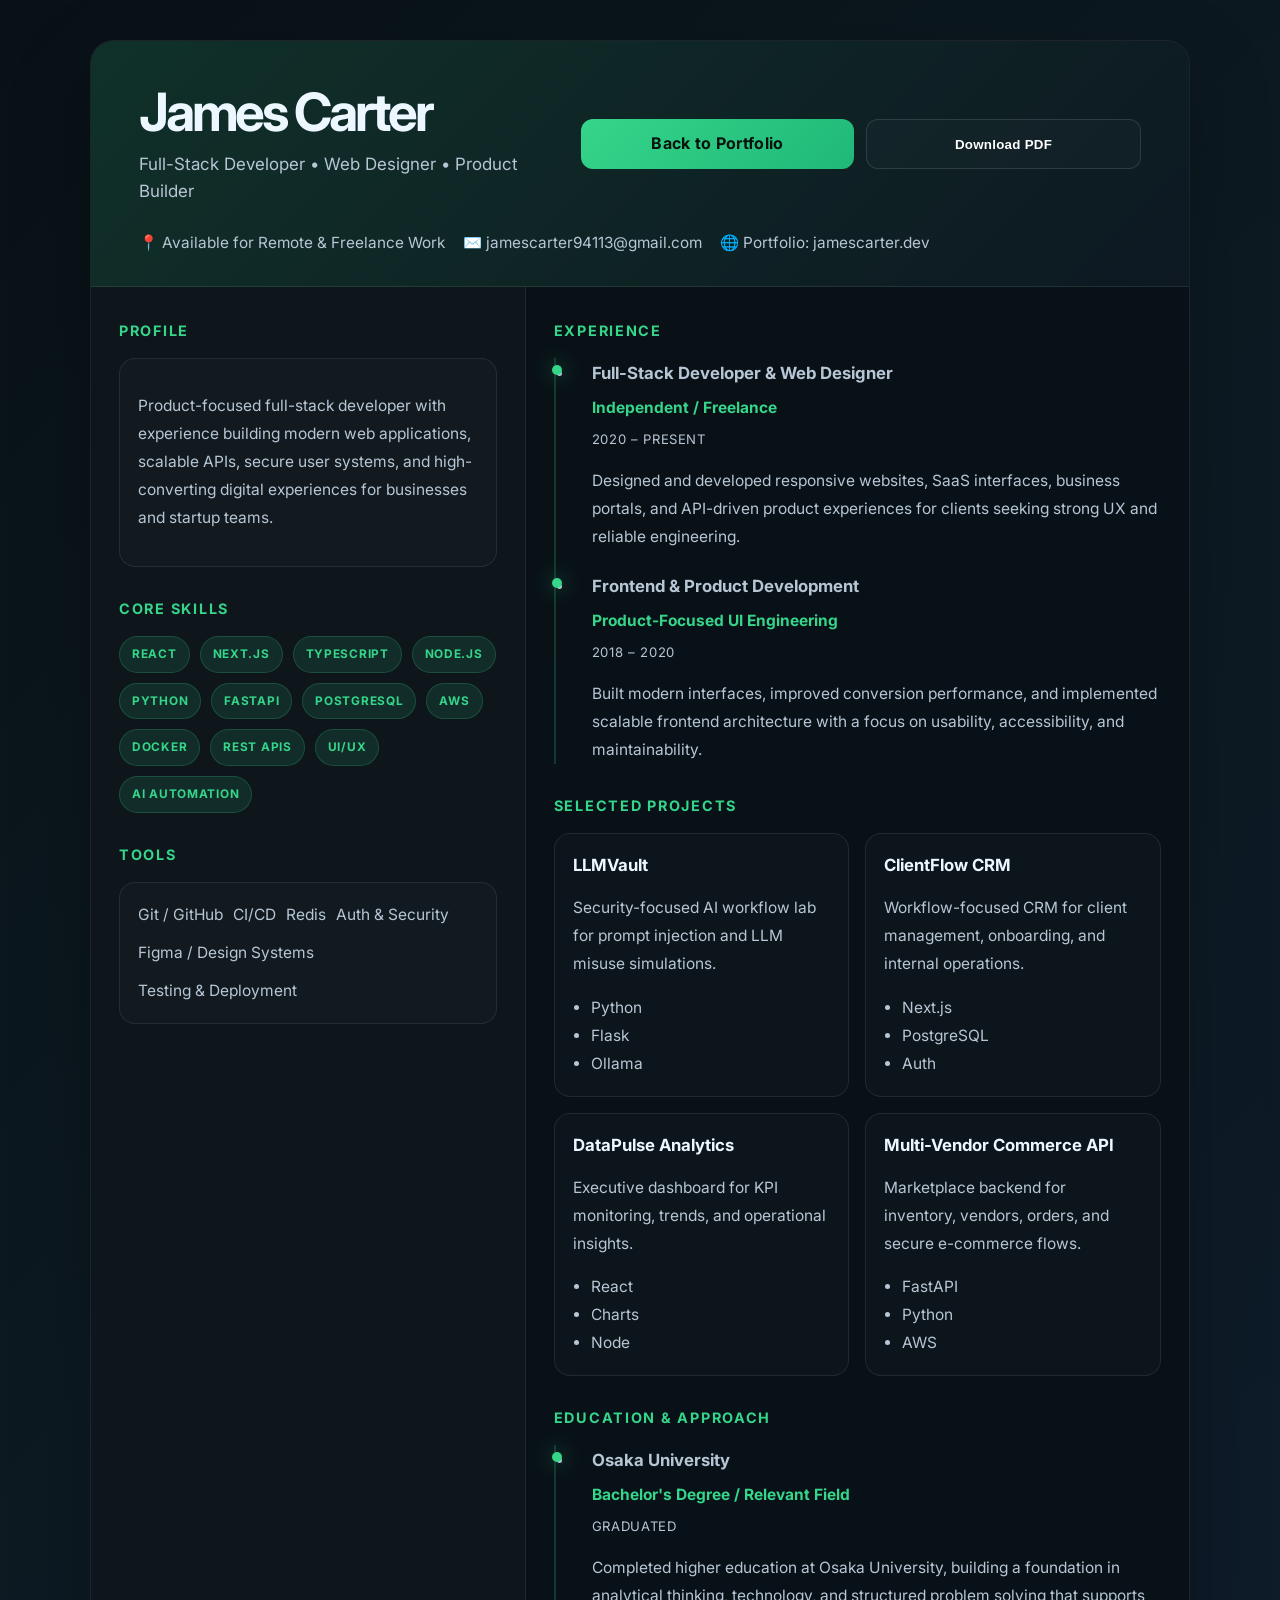
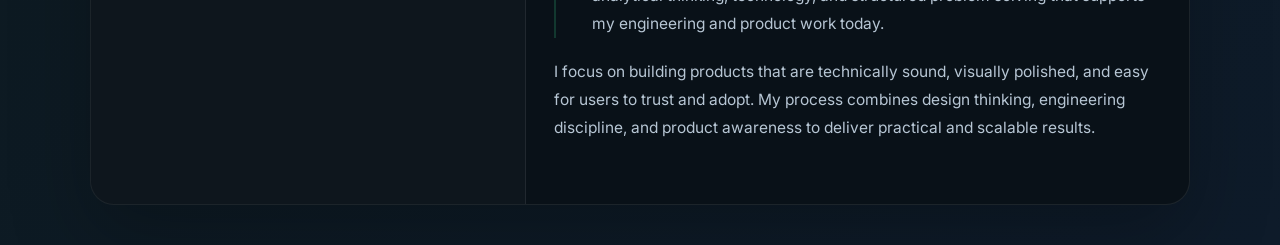
<file: resume.html>
<!DOCTYPE html>
<html lang="en">
<head>
    <meta charset="UTF-8" />
    <meta name="viewport" content="width=device-width, initial-scale=1.0" />
    <title>James Carter | Resume</title>
    <link rel="preconnect" href="https://fonts.googleapis.com">
    <link rel="preconnect" href="https://fonts.gstatic.com" crossorigin>
    <link href="https://fonts.googleapis.com/css2?family=Inter:wght@400;500;600;700;800&display=swap" rel="stylesheet">
    <style>
        :root {
            --bg: #091318;
            --panel: #101d28;
            --panel-soft: #152835;
            --line: rgba(255,255,255,0.08);
            --text: #edf7ff;
            --muted: #b7c6d4;
            --green: #35d58a;
            --green-soft: rgba(53, 213, 138, 0.12);
            --white: #ffffff;
        }

        * { box-sizing: border-box; }

        body {
            margin: 0;
            font-family: 'Inter', sans-serif;
            background: linear-gradient(135deg, #081116, #0d1a22 50%, #0e1b2a);
            color: var(--text);
            line-height: 1.6;
        }

        .page {
            width: calc(100% - 24px);
            max-width: 1100px;
            margin: 12px auto;
            background: rgba(10, 18, 24, 0.94);
            border: 1px solid var(--line);
            border-radius: 18px;
            box-shadow: 0 30px 80px rgba(0,0,0,0.25);
            overflow: hidden;
        }

        .header {
            background: linear-gradient(135deg, rgba(53, 213, 138, 0.16), rgba(16, 29, 40, 0.6));
            border-bottom: 1px solid var(--line);
            padding: 24px clamp(18px, 5vw, 36px);
        }

        .header-top {
            display: flex;
            flex-direction: column;
            align-items: flex-start;
            gap: 16px;
        }

        h1 {
            margin: 0;
            font-size: clamp(2rem, 8vw, 3.3rem);
            letter-spacing: -0.06em;
            line-height: 1.1;
            flex: 1 1 auto;
        }

        .subtitle {
            margin-top: 10px;
            color: var(--muted);
            font-size: clamp(0.9rem, 4vw, 1.06rem);
        }

        .header-actions {
            display: flex;
            flex-wrap: wrap;
            gap: 12px;
            width: 100%;
        }

        .btn {
            display: inline-flex;
            align-items: center;
            justify-content: center;
            gap: 8px;
            flex: 1 1 180px;
            min-width: 0;
            padding: 12px 18px;
            border-radius: 12px;
            text-decoration: none;
            font-weight: 700;
            letter-spacing: 0.02em;
            transition: 0.2s ease;
            white-space: normal;
            text-align: center;
        }

        .btn-primary {
            background: linear-gradient(135deg, #35d58a 0%, #20b878 100%);
            color: #08130d;
        }

        .btn-secondary {
            border: 1px solid rgba(255,255,255,0.12);
            color: var(--white);
            background: rgba(255,255,255,0.02);
        }

        .btn:hover { transform: translateY(-2px); }

        .meta {
            display: flex;
            flex-wrap: wrap;
            gap: 18px;
            margin-top: 26px;
            color: var(--muted);
            font-size: 0.96rem;
        }

        .meta span {
            display: inline-flex;
            align-items: center;
            gap: 8px;
            min-width: 0;
            overflow-wrap: anywhere;
        }

        .content {
            display: grid;
            grid-template-columns: minmax(0, 1fr);
            gap: 0;
        }

        .sidebar {
            background: rgba(255,255,255,0.02);
            border-bottom: 1px solid var(--line);
            padding: 24px clamp(18px, 4vw, 28px);
        }

        .main {
            min-width: 0;
            padding: 24px clamp(18px, 4vw, 28px);
        }

        .section {
            margin-bottom: 30px;
        }

        .section h2 {
            margin: 0 0 16px;
            font-size: 0.9rem;
            letter-spacing: 0.12em;
            text-transform: uppercase;
            color: var(--green);
        }

        .profile-box,
        .card {
            background: rgba(255,255,255,0.02);
            border: 1px solid var(--line);
            border-radius: 16px;
            padding: 18px 18px;
        }

        .profile-box p,
        .card p,
        .card li,
        .main p,
        .main li {
            color: var(--muted);
            line-height: 1.8;
            font-size: 0.97rem;
        }

        .skills-list,
        .list {
            list-style: none;
            padding: 0;
            margin: 0;
            display: flex;
            flex-wrap: wrap;
            gap: 10px;
        }

        .skills-list li {
            background: var(--green-soft);
            color: var(--green);
            border: 1px solid rgba(53, 213, 138, 0.2);
            border-radius: 999px;
            padding: 8px 12px;
            font-size: 0.74rem;
            letter-spacing: 0.06em;
            text-transform: uppercase;
            font-weight: 700;
        }

        .timeline {
            margin: 0;
            padding-left: 18px;
            border-left: 2px solid rgba(53, 213, 138, 0.2);
        }

        .timeline li {
            margin-bottom: 20px;
            padding-left: 18px;
            position: relative;
        }

        .timeline li::before {
            content: "";
            position: absolute;
            left: -22px;
            top: 7px;
            width: 10px;
            height: 10px;
            border-radius: 50%;
            background: var(--green);
            box-shadow: 0 0 20px rgba(53, 213, 138, 0.6);
        }

        .timeline h3 {
            margin: 0 0 6px;
            font-size: 1.05rem;
        }

        .timeline .role {
            display: block;
            margin-bottom: 6px;
            color: var(--green);
            font-weight: 700;
        }

        .timeline .date {
            display: block;
            font-size: 0.82rem;
            letter-spacing: 0.05em;
            text-transform: uppercase;
            color: var(--muted);
            margin-bottom: 8px;
        }

        .project-grid {
            display: grid;
            grid-template-columns: minmax(0, 1fr);
            gap: 16px;
        }

        .project-card {
            background: rgba(255,255,255,0.02);
            border: 1px solid var(--line);
            border-radius: 16px;
            padding: 18px;
        }

        .project-card h3 {
            margin: 0 0 8px;
            font-size: 1.05rem;
        }

        .project-card ul {
            margin: 10px 0 0;
            padding-left: 18px;
            color: var(--muted);
        }

        @media (min-width: 600px) {
            .project-grid {
                grid-template-columns: repeat(2, minmax(0, 1fr));
            }

            .header-actions {
                max-width: 560px;
            }
        }

        @media (min-width: 861px) {
            .content {
                grid-template-columns: minmax(0, 0.95fr) minmax(0, 1.45fr);
            }

            .sidebar {
                border-right: 1px solid var(--line);
                border-bottom: none;
                padding: 32px 28px;
            }

            .main {
                padding: 32px 28px;
            }

            .page {
                width: min(1100px, calc(100% - 48px));
                margin: 40px auto;
                border-radius: 24px;
            }

            .header {
                padding: 42px clamp(24px, 5vw, 48px) 30px;
            }

            .header-top {
                flex-direction: column;
                align-items: flex-start;
                gap: 20px;
            }

            .header-actions {
                width: min(100%, 560px);
                margin-left: 0;
                flex-shrink: 0;
            }
        }

        @media (min-width: 1100px) {
            .header {
                padding: 42px 48px 30px;
            }

            .header-top {
                flex-direction: row;
                align-items: center;
                justify-content: space-between;
            }

            .header-actions {
                margin-left: auto;
                flex-wrap: nowrap;
            }

            .btn {
                flex: 1 1 0;
                white-space: nowrap;
            }
        }

        @page {
            size: letter;
            margin: 0.45in;
        }

        @media print {
            :root {
                --line: #d7dee5;
                --text: #17212b;
                --muted: #465563;
                --green: #13824f;
                --green-soft: #e8f5ee;
            }

            body {
                background: #fff;
                color: var(--text);
                print-color-adjust: exact;
                -webkit-print-color-adjust: exact;
            }

            .page {
                max-width: none;
                margin: 0;
                overflow: visible;
                background: #fff;
                border: 0;
                border-radius: 0;
                box-shadow: none;
            }

            .header {
                background: #f1f7f3;
            }

            .header-actions {
                display: none;
            }

            .content {
                grid-template-columns: 0.95fr 1.45fr !important;
            }

            .sidebar,
            .profile-box,
            .card,
            .project-card {
                background: #fff;
            }

            .section,
            .profile-box,
            .card,
            .project-card,
            .timeline li {
                break-inside: avoid;
                page-break-inside: avoid;
            }
        }
    </style>
</head>
<body>
    <div class="page">
        <header class="header">
            <div class="header-top">
                <div>
                    <h1>James Carter</h1>
                    <div class="subtitle">Full-Stack Developer • Web Designer • Product Builder</div>
                </div>

                <div class="header-actions">
                    <a class="btn btn-primary" href="index.html">Back to Portfolio</a>
                    <button class="btn btn-secondary" id="download-pdf" type="button">Download PDF</button>
                </div>
            </div>

            <div class="meta">
                <span>📍 Available for Remote & Freelance Work</span>
                <span>✉️ jamescarter94113@gmail.com</span>
                <span>🌐 Portfolio: jamescarter.dev</span>
            </div>
        </header>

        <div class="content">
            <aside class="sidebar">
                <section class="section">
                    <h2>Profile</h2>
                    <div class="profile-box">
                        <p>Product-focused full-stack developer with experience building modern web applications, scalable APIs, secure user systems, and high-converting digital experiences for businesses and startup teams.</p>
                    </div>
                </section>

                <section class="section">
                    <h2>Core Skills</h2>
                    <ul class="skills-list">
                        <li>React</li>
                        <li>Next.js</li>
                        <li>TypeScript</li>
                        <li>Node.js</li>
                        <li>Python</li>
                        <li>FastAPI</li>
                        <li>PostgreSQL</li>
                        <li>AWS</li>
                        <li>Docker</li>
                        <li>REST APIs</li>
                        <li>UI/UX</li>
                        <li>AI Automation</li>
                    </ul>
                </section>

                <section class="section">
                    <h2>Tools</h2>
                    <div class="card">
                        <ul class="list">
                            <li>Git / GitHub</li>
                            <li>CI/CD</li>
                            <li>Redis</li>
                            <li>Auth & Security</li>
                            <li>Figma / Design Systems</li>
                            <li>Testing & Deployment</li>
                        </ul>
                    </div>
                </section>
            </aside>

            <main class="main">
                <section class="section">
                    <h2>Experience</h2>
                    <ul class="timeline">
                        <li>
                            <h3>Full-Stack Developer & Web Designer</h3>
                            <span class="role">Independent / Freelance</span>
                            <span class="date">2020 – Present</span>
                            <p>Designed and developed responsive websites, SaaS interfaces, business portals, and API-driven product experiences for clients seeking strong UX and reliable engineering.</p>
                        </li>
                        <li>
                            <h3>Frontend & Product Development</h3>
                            <span class="role">Product-Focused UI Engineering</span>
                            <span class="date">2018 – 2020</span>
                            <p>Built modern interfaces, improved conversion performance, and implemented scalable frontend architecture with a focus on usability, accessibility, and maintainability.</p>
                        </li>
                    </ul>
                </section>

                <section class="section">
                    <h2>Selected Projects</h2>
                    <div class="project-grid">
                        <div class="project-card">
                            <h3>LLMVault</h3>
                            <p>Security-focused AI workflow lab for prompt injection and LLM misuse simulations.</p>
                            <ul>
                                <li>Python</li>
                                <li>Flask</li>
                                <li>Ollama</li>
                            </ul>
                        </div>

                        <div class="project-card">
                            <h3>ClientFlow CRM</h3>
                            <p>Workflow-focused CRM for client management, onboarding, and internal operations.</p>
                            <ul>
                                <li>Next.js</li>
                                <li>PostgreSQL</li>
                                <li>Auth</li>
                            </ul>
                        </div>

                        <div class="project-card">
                            <h3>DataPulse Analytics</h3>
                            <p>Executive dashboard for KPI monitoring, trends, and operational insights.</p>
                            <ul>
                                <li>React</li>
                                <li>Charts</li>
                                <li>Node</li>
                            </ul>
                        </div>

                        <div class="project-card">
                            <h3>Multi-Vendor Commerce API</h3>
                            <p>Marketplace backend for inventory, vendors, orders, and secure e-commerce flows.</p>
                            <ul>
                                <li>FastAPI</li>
                                <li>Python</li>
                                <li>AWS</li>
                            </ul>
                        </div>
                    </div>
                </section>

                <section class="section">
                    <h2>Education & Approach</h2>
                    <ul class="timeline">
                        <li>
                            <h3>Osaka University</h3>
                            <span class="role">Bachelor's Degree / Relevant Field</span>
                            <span class="date">Graduated</span>
                            <p>Completed higher education at Osaka University, building a foundation in analytical thinking, technology, and structured problem solving that supports my engineering and product work today.</p>
                        </li>
                    </ul>
                    <p style="margin-top: 18px;">I focus on building products that are technically sound, visually polished, and easy for users to trust and adopt. My process combines design thinking, engineering discipline, and product awareness to deliver practical and scalable results.</p>
                </section>
            </main>
        </div>
    </div>
    <script>
        document.getElementById('download-pdf').addEventListener('click', function () {
            window.print();
        });
    </script>
</body>
</html>
</file>
